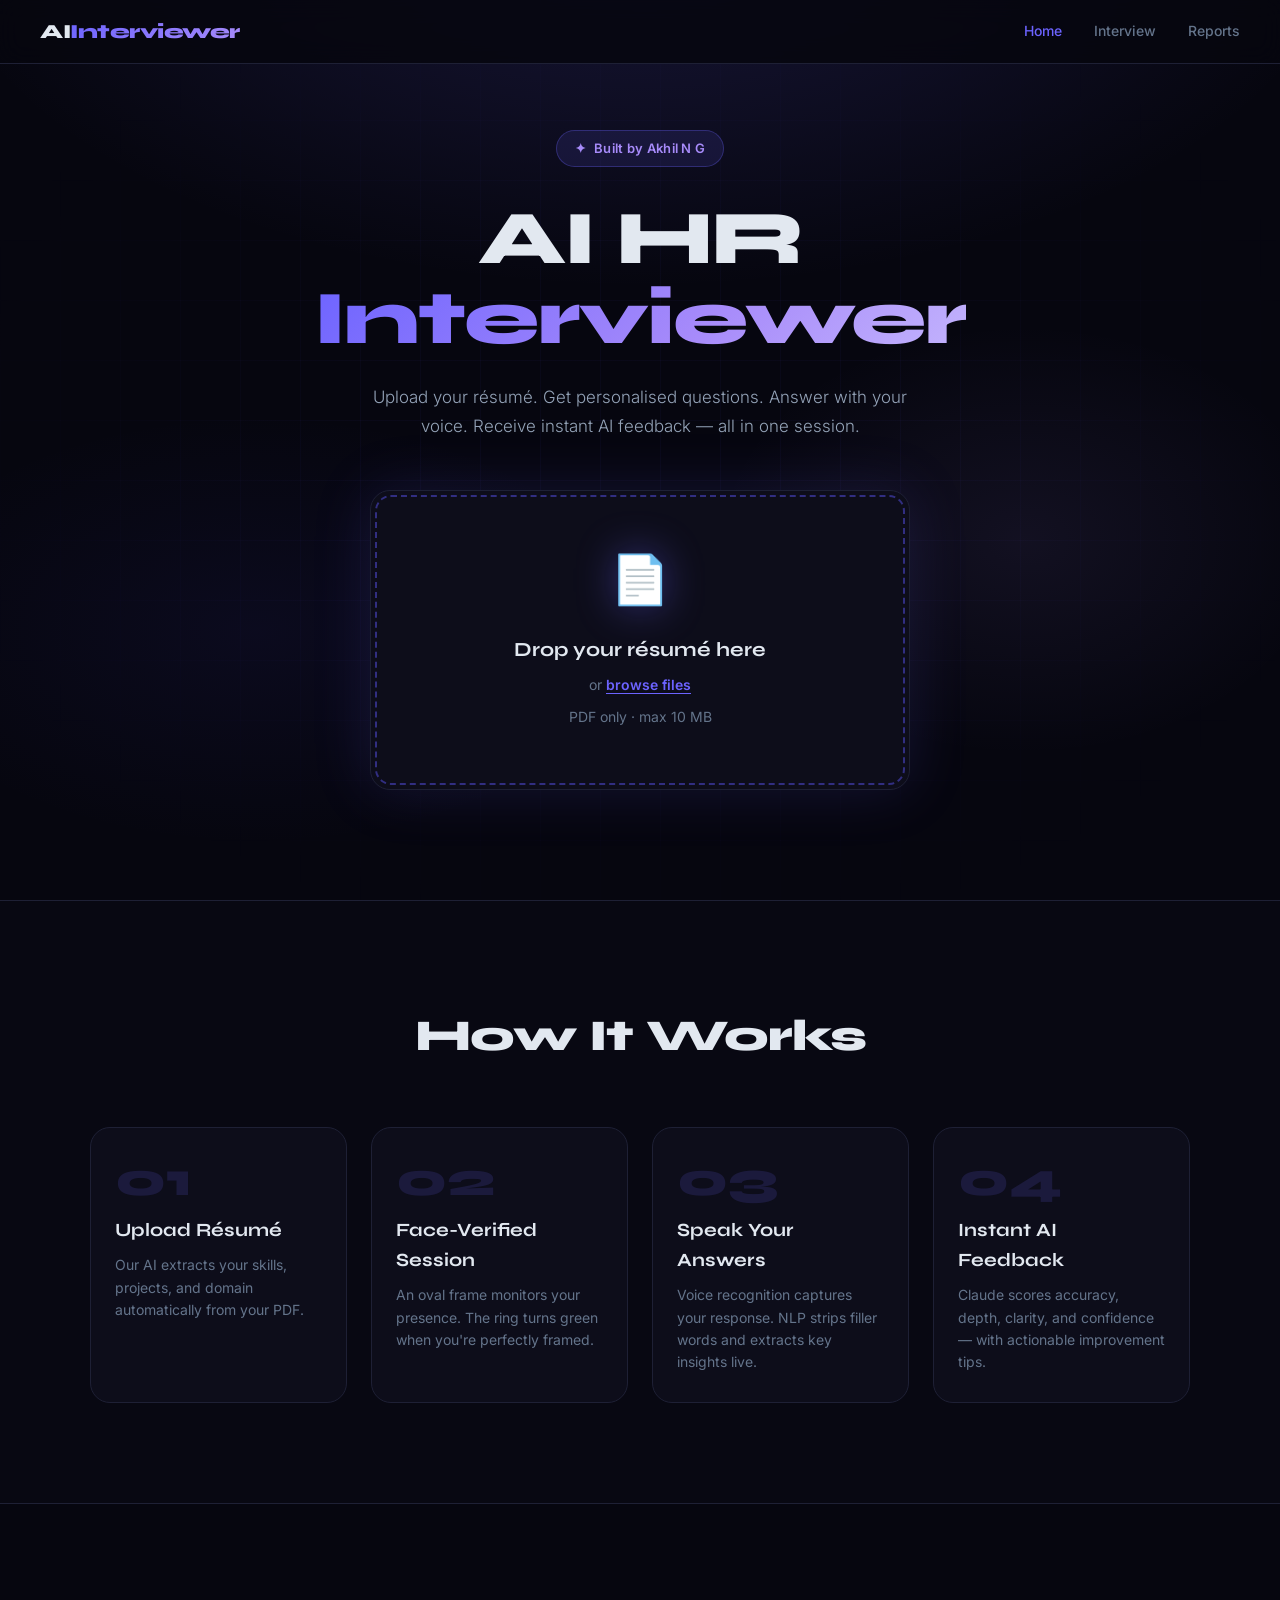
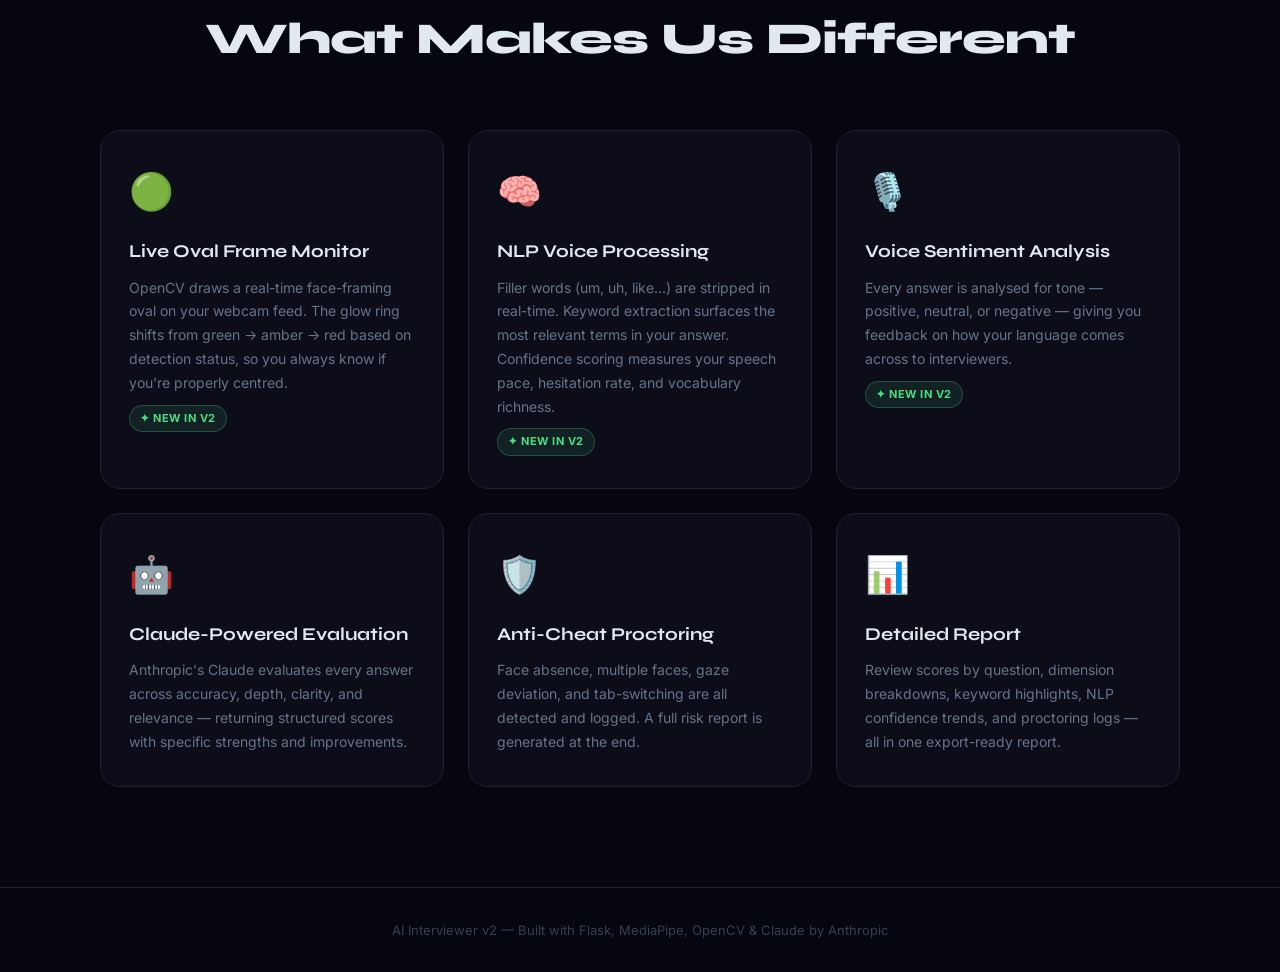
<file: templates/index.html>
<!DOCTYPE html>
<html lang="en">
<head>
  <meta charset="UTF-8" />
  <meta name="viewport" content="width=device-width, initial-scale=1.0" />
  <title>AI Interviewer — Smart Interview Practice</title>
  <link rel="stylesheet" href="/static/css/style.css" />
  <link rel="preconnect" href="https://fonts.googleapis.com" />
  <link href="https://fonts.googleapis.com/css2?family=Syne:wght@400;600;700;800&family=Inter:wght@300;400;500&display=swap" rel="stylesheet" />
  <style>
    /* ── v2 additions for index page ── */
    .feature-card {
      background: var(--bg-card);
      border: 1px solid var(--border);
      border-radius: var(--radius-lg);
      padding: 32px 28px;
      transition: border-color .25s, transform .25s;
    }
    .feature-card:hover {
      border-color: var(--accent);
      transform: translateY(-4px);
    }
    .feature-icon {
      font-size: 36px;
      margin-bottom: 16px;
      display: block;
    }
    .feature-card h3 {
      font-family: var(--font-head);
      font-size: 18px;
      font-weight: 700;
      color: var(--text);
      margin-bottom: 10px;
    }
    .feature-card p {
      color: var(--text-muted);
      font-size: 14px;
      line-height: 1.7;
    }
    .pill-badge {
      display: inline-flex;
      align-items: center;
      gap: 6px;
      background: rgba(74,222,128,.1);
      border: 1px solid rgba(74,222,128,.25);
      color: #4ade80;
      font-size: 11px;
      font-weight: 700;
      padding: 4px 10px;
      border-radius: 20px;
      letter-spacing: .5px;
      text-transform: uppercase;
      margin-top: 10px;
    }
    /* Oval preview graphic */
    .oval-demo-wrap {
      display: flex;
      justify-content: center;
      margin: 40px 0 60px;
    }
    .oval-demo {
      position: relative;
      width: 220px;
      height: 260px;
    }
    .oval-demo-bg {
      position: absolute;
      inset: 0;
      background: radial-gradient(ellipse at center, rgba(108,99,255,.12) 0%, transparent 70%);
      border-radius: 50%;
    }
    .oval-ring {
      position: absolute;
      border-radius: 50%;
      border: 2px solid transparent;
      animation: ovalPulse 2.2s ease-in-out infinite;
    }
    .oval-ring.green {
      inset: 0;
      border-color: #4ade80;
      box-shadow: 0 0 24px rgba(74,222,128,.35);
    }
    .oval-ring.glow1 {
      inset: -8px;
      border-color: rgba(74,222,128,.2);
      animation-delay: .2s;
    }
    .oval-ring.glow2 {
      inset: -16px;
      border-color: rgba(74,222,128,.08);
      animation-delay: .4s;
    }
    .oval-icon {
      position: absolute;
      inset: 0;
      display: flex;
      align-items: center;
      justify-content: center;
      font-size: 64px;
    }
    .oval-dot {
      position: absolute;
      bottom: -14px;
      left: 50%;
      transform: translateX(-50%);
      width: 14px; height: 14px;
      border-radius: 50%;
      background: #4ade80;
      box-shadow: 0 0 10px #4ade80;
      border: 2px solid rgba(255,255,255,.3);
    }
    @keyframes ovalPulse {
      0%,100% { opacity: .7; transform: scale(1); }
      50%      { opacity: 1;  transform: scale(1.03); }
    }
    /* Step cards */
    .step-card {
      background: var(--bg-card);
      border: 1px solid var(--border);
      border-radius: var(--radius-lg);
      padding: 28px 24px;
      position: relative;
    }
    .step-num {
      font-family: var(--font-head);
      font-size: 48px;
      font-weight: 800;
      color: rgba(108,99,255,.15);
      line-height: 1;
      margin-bottom: 12px;
    }
    .step-card h3 {
      font-family: var(--font-head);
      font-weight: 700;
      color: var(--text);
      margin-bottom: 8px;
    }
    .step-card p { color: var(--text-muted); font-size: 14px; line-height: 1.6; }
    /* Nav active state */
    .nav-links a.active { color: var(--accent); }
  </style>
</head>
<body>

  <!-- ── NAVBAR ──────────────────────────────────── -->
  <nav class="navbar" role="navigation" aria-label="Main navigation">
    <div class="nav-logo">AI<span>Interviewer</span></div>
    <div class="nav-links">
      <a href="/" class="active" aria-current="page">Home</a>
      <a href="/interview">Interview</a>
      <a href="/report">Reports</a>
    </div>
  </nav>

  <!-- ── HERO ────────────────────────────────────── -->
  <section class="hero" aria-labelledby="hero-heading">
    <div class="hero-bg" aria-hidden="true"></div>

    <div class="hero-content">
      <div class="hero-badge" role="note">
        <span>✦</span> Built by Akhil N G
      </div>

      <h1 id="hero-heading">
        AI HR <br /><span class="gradient-text">Interviewer</span>
      </h1>

      <p class="hero-sub">
        Upload your résumé. Get personalised questions. Answer with your voice.
        Receive instant AI feedback — all in one session.
      </p>

    
      <!-- ── Upload Card ── -->
      <div class="upload-card" role="region" aria-label="Resume upload">
        <!-- Drop zone -->
        <div class="upload-zone" id="dropZone" role="button"
             aria-label="Drop PDF here or click to browse" tabindex="0">
          <span class="upload-icon" aria-hidden="true">📄</span>
          <h3>Drop your résumé here</h3>
          <p>or <span class="upload-link">browse files</span></p>
          <p class="upload-hint">PDF only · max 10 MB</p>
          <input type="file" id="fileInput" accept=".pdf"
                 style="display:none" aria-label="Upload PDF résumé" />
        </div>

        <!-- Progress -->
        <div class="upload-progress" id="uploadProgress" style="display:none"
             role="status" aria-live="polite">
          <div class="progress-bar-wrap" aria-hidden="true">
            <div class="progress-bar-fill" id="progressFill"></div>
          </div>
          <p class="progress-label" id="progressLabel">Uploading résumé…</p>
        </div>

        <!-- Result -->
        <div class="analysis-result" id="analysisResult" style="display:none"
             role="region" aria-label="Analysis result">
          <div class="result-header">
            <div class="result-avatar" aria-hidden="true">🧑</div>
            <div>
              <div class="result-name" id="resultName">Candidate</div>
              <div class="result-domain" id="resultDomain">Domain</div>
            </div>
          </div>
          <div class="result-tags" id="resultTags" aria-label="Detected skills"></div>
          <button class="start-btn" id="startBtn" aria-label="Start interview">
            Start Interview →
          </button>
        </div>
      </div>
    </div>
  </section>

  <!-- ── HOW IT WORKS ────────────────────────────── -->
  <section class="dark-section" aria-labelledby="steps-heading">
    <div style="max-width:1100px;margin:0 auto">
      <h2 class="section-title" id="steps-heading">How It Works</h2>
      <div class="steps-grid">
        <div class="step-card">
          <div class="step-num">01</div>
          <h3>Upload Résumé</h3>
          <p>Our AI extracts your skills, projects, and domain automatically from your PDF.</p>
        </div>
        <div class="step-card">
          <div class="step-num">02</div>
          <h3>Face-Verified Session</h3>
          <p>An oval frame monitors your presence. The ring turns green when you're perfectly framed.</p>
        </div>
        <div class="step-card">
          <div class="step-num">03</div>
          <h3>Speak Your Answers</h3>
          <p>Voice recognition captures your response. NLP strips filler words and extracts key insights live.</p>
        </div>
        <div class="step-card">
          <div class="step-num">04</div>
          <h3>Instant AI Feedback</h3>
          <p>Claude scores accuracy, depth, clarity, and confidence — with actionable improvement tips.</p>
        </div>
      </div>
    </div>
  </section>

  <!-- ── FEATURES ────────────────────────────────── -->
  <section class="section" aria-labelledby="features-heading">
    <h2 class="section-title" id="features-heading">What Makes Us Different</h2>
    <div class="features-grid">

      <div class="feature-card">
        <span class="feature-icon" aria-hidden="true">🟢</span>
        <h3>Live Oval Frame Monitor</h3>
        <p>
          OpenCV draws a real-time face-framing oval on your webcam feed.
          The glow ring shifts from green → amber → red based on detection status,
          so you always know if you're properly centred.
        </p>
        <span class="pill-badge">✦ New in v2</span>
      </div>

      <div class="feature-card">
        <span class="feature-icon" aria-hidden="true">🧠</span>
        <h3>NLP Voice Processing</h3>
        <p>
          Filler words (um, uh, like…) are stripped in real-time.
          Keyword extraction surfaces the most relevant terms in your answer.
          Confidence scoring measures your speech pace, hesitation rate, and vocabulary richness.
        </p>
        <span class="pill-badge">✦ New in v2</span>
      </div>

      <div class="feature-card">
        <span class="feature-icon" aria-hidden="true">🎙️</span>
        <h3>Voice Sentiment Analysis</h3>
        <p>
          Every answer is analysed for tone — positive, neutral, or negative —
          giving you feedback on how your language comes across to interviewers.
        </p>
        <span class="pill-badge">✦ New in v2</span>
      </div>

      <div class="feature-card">
        <span class="feature-icon" aria-hidden="true">🤖</span>
        <h3>Claude-Powered Evaluation</h3>
        <p>
          Anthropic's Claude evaluates every answer across accuracy, depth, clarity,
          and relevance — returning structured scores with specific strengths and improvements.
        </p>
      </div>

      <div class="feature-card">
        <span class="feature-icon" aria-hidden="true">🛡️</span>
        <h3>Anti-Cheat Proctoring</h3>
        <p>
          Face absence, multiple faces, gaze deviation, and tab-switching are
          all detected and logged. A full risk report is generated at the end.
        </p>
      </div>

      <div class="feature-card">
        <span class="feature-icon" aria-hidden="true">📊</span>
        <h3>Detailed Report</h3>
        <p>
          Review scores by question, dimension breakdowns, keyword highlights,
          NLP confidence trends, and proctoring logs — all in one export-ready report.
        </p>
      </div>

    </div>
  </section>

  <!-- ── FOOTER ───────────────────────────────────── -->
  <footer class="footer" role="contentinfo">
    <p>AI Interviewer v2 — Built with Flask, MediaPipe, OpenCV &amp; Claude by Anthropic</p>
  </footer>

  <script src="/static/js/upload.js"></script>
</body>
</html>
</file>
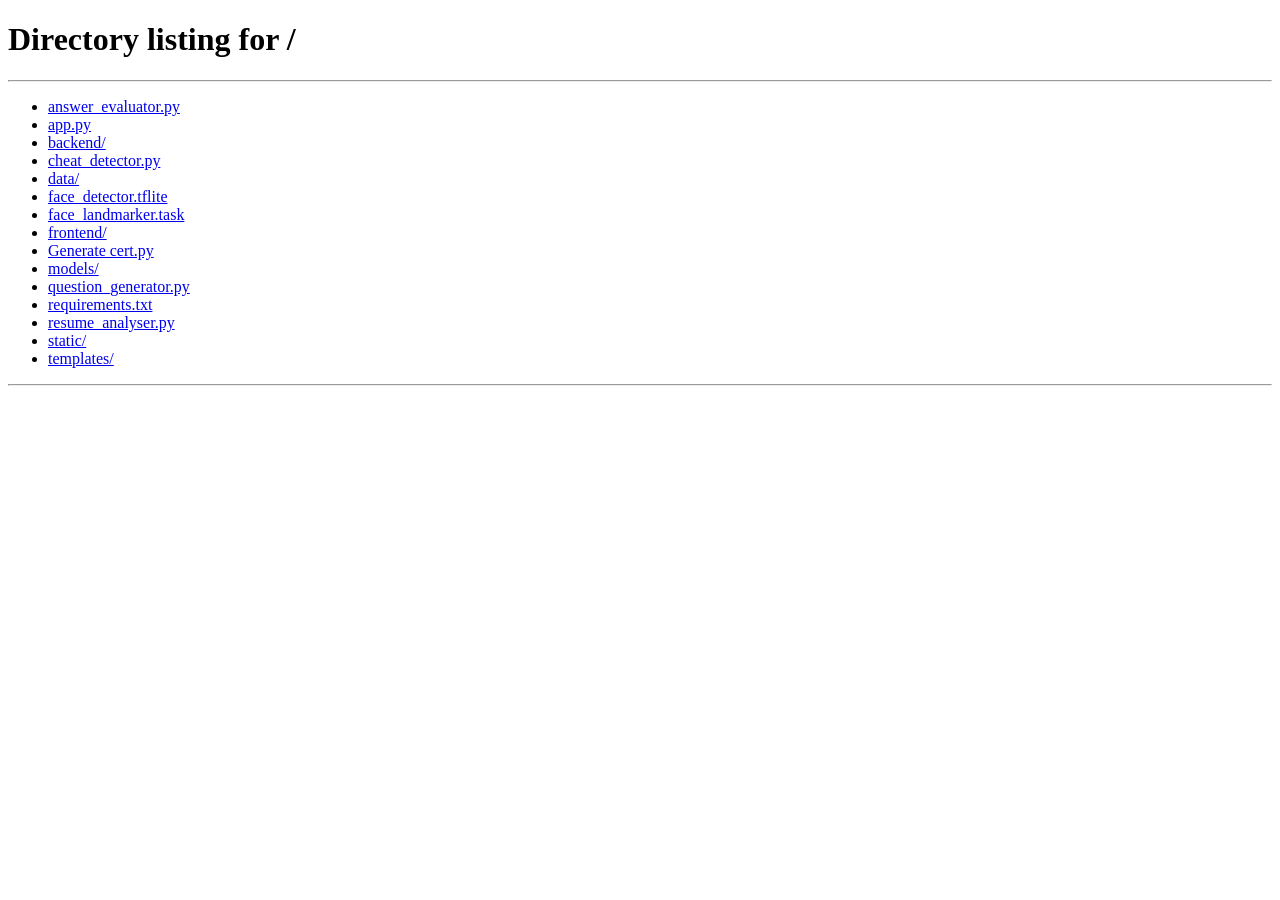
<file: templates/interview.html>
<!DOCTYPE html>
<html lang="en">
<head>
  <meta charset="UTF-8" />
  <meta name="viewport" content="width=device-width, initial-scale=1.0" />
  <title>Interview — AI Interviewer</title>
  <link rel="stylesheet" href="/static/css/style.css" />
  <link rel="preconnect" href="https://fonts.googleapis.com" />
  <link href="https://fonts.googleapis.com/css2?family=Syne:wght@400;600;700;800&family=Inter:wght@300;400;500&display=swap" rel="stylesheet" />
  <style>
    body { background: var(--bg); }

    .interview-wrap {
      display: grid;
      grid-template-columns: 340px 1fr;
      gap: 24px;
      max-width: 1160px;
      margin: 84px auto 40px;
      padding: 0 24px;
      align-items: start;
    }

    .camera-panel { position: sticky; top: 80px; }

    .camera-box {
      background: var(--bg-card);
      border: 1px solid var(--border);
      border-radius: var(--radius-lg);
      overflow: hidden;
      position: relative;
    }
    .camera-box canvas,
    .camera-box video {
      width: 100%;
      display: block;
      aspect-ratio: 4/3;
      object-fit: cover;
    }
    #webcam-video { display: none; }

    #webcam-overlay {
      position: absolute;
      inset: 0;
      width: 100%;
      height: 100%;
      object-fit: cover;
      pointer-events: none;
    }

    .camera-status {
      padding: 10px 14px;
      font-size: 12px;
      font-weight: 600;
      letter-spacing: .3px;
      color: #4ade80;
      border-top: 1px solid var(--border);
      display: flex;
      align-items: center;
      gap: 8px;
    }
    #camera-status-badge { flex: 1; transition: color .3s; }

    .cheat-log {
      margin-top: 12px;
      background: var(--bg-card);
      border: 1px solid var(--border);
      border-radius: var(--radius-md);
      padding: 14px;
      max-height: 130px;
      overflow-y: auto;
    }
    .cheat-log h4 {
      font-size: 11px;
      font-weight: 700;
      color: var(--text-muted);
      text-transform: uppercase;
      letter-spacing: .5px;
      margin-bottom: 8px;
    }
    .cheat-item {
      font-size: 11px;
      color: var(--text-muted);
      padding: 3px 0;
      border-bottom: 1px solid rgba(255,255,255,.04);
      display: flex;
      align-items: center;
      gap: 6px;
    }
    .cheat-item:last-child { border-bottom: none; }
    .cheat-dot { width: 6px; height: 6px; border-radius: 50%; flex-shrink: 0; }
    .cheat-dot.high   { background: #f87171; }
    .cheat-dot.medium { background: #fbbf24; }
    .cheat-dot.low    { background: #4ade80; }

    .qa-panel { display: flex; flex-direction: column; gap: 20px; }

    .progress-header {
      display: flex;
      align-items: center;
      justify-content: space-between;
      background: var(--bg-card);
      border: 1px solid var(--border);
      border-radius: var(--radius-md);
      padding: 16px 20px;
    }
    .progress-header h2 {
      font-family: var(--font-head);
      font-size: 15px;
      font-weight: 700;
      color: var(--text);
    }
    .q-counter { font-size: 13px; color: var(--accent); font-weight: 600; }
    .q-progress-bar {
      height: 4px;
      background: var(--border);
      border-radius: 4px;
      margin-top: 10px;
      overflow: hidden;
    }
    .q-progress-fill {
      height: 100%;
      background: linear-gradient(90deg, var(--accent), var(--accent-2));
      border-radius: 4px;
      transition: width .4s ease;
    }

    .question-card {
      background: var(--bg-card);
      border: 1px solid var(--border);
      border-radius: var(--radius-lg);
      padding: 28px;
    }
    .question-label {
      font-size: 11px;
      font-weight: 700;
      color: var(--accent);
      text-transform: uppercase;
      letter-spacing: .8px;
      margin-bottom: 12px;
    }
    #question-text {
      font-family: var(--font-head);
      font-size: 20px;
      font-weight: 700;
      color: var(--text);
      line-height: 1.4;
    }

    .voice-section {
      background: var(--bg-card);
      border: 1px solid var(--border);
      border-radius: var(--radius-lg);
      padding: 22px 24px;
    }
    .voice-row { display: flex; align-items: center; gap: 14px; margin-bottom: 14px; }

    #mic-btn {
      width: 48px; height: 48px;
      border-radius: 50%;
      border: 2px solid var(--border-glow);
      background: rgba(108,99,255,.08);
      cursor: pointer;
      font-size: 20px;
      transition: all .2s;
      flex-shrink: 0;
    }
    #mic-btn:hover { border-color: var(--accent); background: rgba(108,99,255,.15); }
    #mic-btn.listening {
      border-color: #f87171;
      background: rgba(239,68,68,.15);
      animation: micPulse 1.2s ease-in-out infinite;
    }
    @keyframes micPulse {
      0%,100% { box-shadow: 0 0 0 0 rgba(239,68,68,.3); }
      50%      { box-shadow: 0 0 0 10px rgba(239,68,68,0); }
    }

    #voice-display {
      flex: 1;
      display: flex;
      align-items: center;
      gap: 10px;
      color: var(--text-muted);
      font-size: 13px;
      min-height: 28px;
    }
    .waveform { display: flex; align-items: center; gap: 3px; }
    .wave-bar {
      width: 3px;
      background: var(--accent);
      border-radius: 3px;
      animation: waveBounce .8s ease-in-out infinite alternate;
    }
    .wave-bar:nth-child(1) { height: 12px; animation-delay: 0s; }
    .wave-bar:nth-child(2) { height: 20px; animation-delay: .1s; }
    .wave-bar:nth-child(3) { height: 16px; animation-delay: .2s; }
    .wave-bar:nth-child(4) { height: 22px; animation-delay: .15s; }
    .wave-bar:nth-child(5) { height: 10px; animation-delay: .05s; }
    @keyframes waveBounce { from { transform: scaleY(1); } to { transform: scaleY(2.5); } }

    #nlp-badge { font-family: var(--font-body); }

    #answer-text {
      width: 100%;
      min-height: 110px;
      background: rgba(108,99,255,.04);
      border: 1px solid var(--border);
      border-radius: var(--radius-sm);
      color: var(--text);
      font-family: var(--font-body);
      font-size: 14px;
      padding: 14px;
      resize: vertical;
      transition: border-color .2s;
      box-sizing: border-box;
    }
    #answer-text:focus { outline: none; border-color: var(--accent); }

    .action-row { display: flex; gap: 12px; }

    .btn-primary {
      flex: 1;
      background: linear-gradient(135deg, var(--accent), #4f46e5);
      color: #fff;
      border: none;
      padding: 14px 24px;
      border-radius: var(--radius-md);
      font-family: var(--font-head);
      font-size: 15px;
      font-weight: 700;
      cursor: pointer;
      transition: all .2s;
      box-shadow: 0 6px 24px rgba(108,99,255,.3);
    }
    .btn-primary:hover { transform: translateY(-2px); box-shadow: 0 10px 32px rgba(108,99,255,.45); }
    .btn-primary:disabled { opacity: .5; cursor: not-allowed; transform: none; box-shadow: none; }

    .btn-secondary {
      background: transparent;
      color: var(--text-muted);
      border: 1px solid var(--border);
      padding: 14px 20px;
      border-radius: var(--radius-md);
      font-size: 14px;
      font-weight: 600;
      cursor: pointer;
      transition: all .2s;
    }
    .btn-secondary:hover { border-color: var(--accent); color: var(--accent); }
    .btn-secondary:disabled { opacity: .4; cursor: not-allowed; }

    .feedback-card {
      background: var(--bg-card);
      border: 1px solid var(--border);
      border-radius: var(--radius-lg);
      padding: 24px;
      animation: fadeIn .4s ease;
    }
    @keyframes fadeIn { from { opacity: 0; transform: translateY(8px); } to { opacity:1; transform: translateY(0); } }

    .score-row { display: flex; align-items: center; gap: 20px; margin-bottom: 20px; }
    .score-circle {
      width: 72px; height: 72px;
      border-radius: 50%;
      display: flex;
      align-items: center;
      justify-content: center;
      font-family: var(--font-head);
      font-size: 22px;
      font-weight: 800;
      flex-shrink: 0;
      position: relative;
    }
    .score-circle::before {
      content: '';
      position: absolute;
      inset: 0;
      border-radius: 50%;
      border: 3px solid currentColor;
      opacity: .3;
    }
    .score-feedback { color: var(--text-sub); font-size: 14px; line-height: 1.6; }

    .dim-grid { display: grid; grid-template-columns: repeat(2, 1fr); gap: 10px; margin-top: 16px; }
    .dim-item { font-size: 12px; color: var(--text-muted); }
    .dim-label { display: flex; justify-content: space-between; margin-bottom: 4px; }
    .dim-bar { height: 4px; background: var(--border); border-radius: 4px; overflow: hidden; }
    .dim-fill {
      height: 100%;
      background: linear-gradient(90deg, var(--accent), var(--accent-2));
      border-radius: 4px;
      transition: width .6s ease;
    }

    @media (max-width: 860px) {
      .interview-wrap { grid-template-columns: 1fr; margin-top: 74px; }
      .camera-panel { position: static; }
      .dim-grid { grid-template-columns: 1fr; }
    }
  </style>
</head>
<body>

  <nav class="navbar" role="navigation" aria-label="Main navigation">
    <div class="nav-logo">AI<span>Interviewer</span></div>
    <div class="nav-links">
      <a href="/">Home</a>
      <a href="/interview" class="active" aria-current="page">Interview</a>
      <a href="/report">Reports</a>
    </div>
  </nav>

  <main class="interview-wrap" id="app" role="main">

    <aside class="camera-panel" aria-label="Camera monitoring">
      <div class="camera-box">
        <video id="webcam-video" autoplay muted playsinline aria-hidden="true"></video>
        <canvas id="webcam-canvas" aria-label="Live webcam with face tracking overlay"></canvas>
        <img id="webcam-overlay" style="display:none;" alt="" aria-hidden="true" />
        <div class="camera-status">
          <span id="camera-status-badge" role="status" aria-live="polite">
            🟡 Initialising camera…
          </span>
        </div>
      </div>

      <div class="cheat-log" aria-label="Proctoring log" role="log" aria-live="polite">
        <h4>Proctoring Log</h4>
        <div id="cheat-log-list">
          <div class="cheat-item">
            <div class="cheat-dot low"></div>
            <span>Waiting for session to start…</span>
          </div>
        </div>
      </div>
    </aside>

    <section class="qa-panel" aria-label="Interview questions and answers">

      <div class="progress-header">
        <h2 id="interview-title">Interview Session</h2>
        <span class="q-counter" id="q-counter" aria-live="polite">Question 1 of 18</span>
        <div class="q-progress-bar" aria-hidden="true">
          <div class="q-progress-fill" id="q-progress-fill" style="width:10%"></div>
        </div>
      </div>

      <div class="question-card">
        <div class="question-label">Question</div>
        <p id="question-text" role="heading" aria-level="3">
          Loading your personalised questions…
        </p>
      </div>

      <div class="voice-section" aria-label="Voice answer input">
        <div class="voice-row">
          <button id="mic-btn" title="Start Recording" aria-label="Start voice recording">🎤</button>
          <div id="voice-display" aria-live="polite">
            <span id="voice-text">Click mic or type answer…</span>
          </div>
        </div>

        <textarea id="answer-text"
                  placeholder="Your answer appears here as you speak, or type manually…"
                  aria-label="Your answer"></textarea>

        <div class="action-row" style="margin-top:14px">
          <button class="btn-secondary" id="skip-btn" disabled aria-label="Skip this question">Skip</button>
          <button class="btn-primary"   id="submit-btn" disabled aria-label="Submit answer">Submit Answer →</button>
        </div>
      </div>

      <div class="feedback-card" id="feedback-card" style="display:none;"
           aria-live="polite" role="region" aria-label="AI feedback">
        <div class="score-row">
          <div class="score-circle" id="score-circle" style="color:#6c63ff;background:rgba(108,99,255,.1)">
            <span id="score-num">—</span>
          </div>
          <div>
            <div style="font-weight:700;color:var(--text);margin-bottom:4px">AI Feedback</div>
            <div class="score-feedback" id="score-feedback">Evaluating your answer…</div>
          </div>
        </div>
        <div class="dim-grid" id="dim-grid"></div>
        <div class="action-row" style="margin-top:20px">
          <button class="btn-primary" id="next-btn">Next Question →</button>
        </div>
      </div>

    </section>
  </main>

  <!-- ── Scripts: NO defer — placed at bottom of body so DOM is ready ── -->
  <script src="/static/js/speech.js"></script>
  <script src="/static/js/camera.js"></script>
  <script src="/static/js/interview.js"></script>

  <!-- ── Init camera + speech AFTER everything is loaded ── -->
  <script>
    window.addEventListener('load', function () {

      // ── Camera init ──────────────────────────────────────────
      if (typeof CameraModule !== 'undefined') {

        var videoEl   = document.getElementById('webcam-video');
        var canvasEl  = document.getElementById('webcam-canvas');
        var overlayEl = document.getElementById('webcam-overlay');

        if (videoEl && canvasEl) {
          CameraModule.init({
            videoEl      : videoEl,
            canvasEl     : canvasEl,
            overlayImgEl : overlayEl,
          }).then(function (ok) {
            if (ok) {
              console.log('[Camera] ✅ Initialised');
              document.getElementById('camera-status-badge').textContent = '🟡 Detecting face…';
            } else {
              console.error('[Camera] ❌ Failed to initialise');
              document.getElementById('camera-status-badge').textContent = '❌ Camera failed';
            }
          }).catch(function (e) {
            console.error('[Camera] Error:', e.message);
            document.getElementById('camera-status-badge').textContent = '❌ ' + e.message;
          });
        } else {
          console.error('[Camera] webcam-video or webcam-canvas element not found');
        }

      } else {
        console.error('[Camera] CameraModule not loaded — check camera.js path');
      }

      // ── Speech init ──────────────────────────────────────────
      if (typeof SpeechModule !== 'undefined') {

        var speechOk = SpeechModule.init();

        if (speechOk) {
          console.log('[Speech] ✅ Initialised');
        } else {
          console.warn('[Speech] ❌ Not supported — use Chrome or Edge');
        }

        // Pipe transcript into answer textarea in real time
        SpeechModule.onResult(function (result) {
          var ta = document.getElementById('answer-text');
          if (ta) ta.value = result.clean || result.full || '';
        });

        // Wire mic button
        var micBtn = document.getElementById('mic-btn');
        if (micBtn) {
          micBtn.onclick = function () {
            SpeechModule.toggleListening();
          };
        }

      } else {
        console.error('[Speech] SpeechModule not loaded — check speech.js path');
      }

    });
  </script>

</body>
</html>
</file>
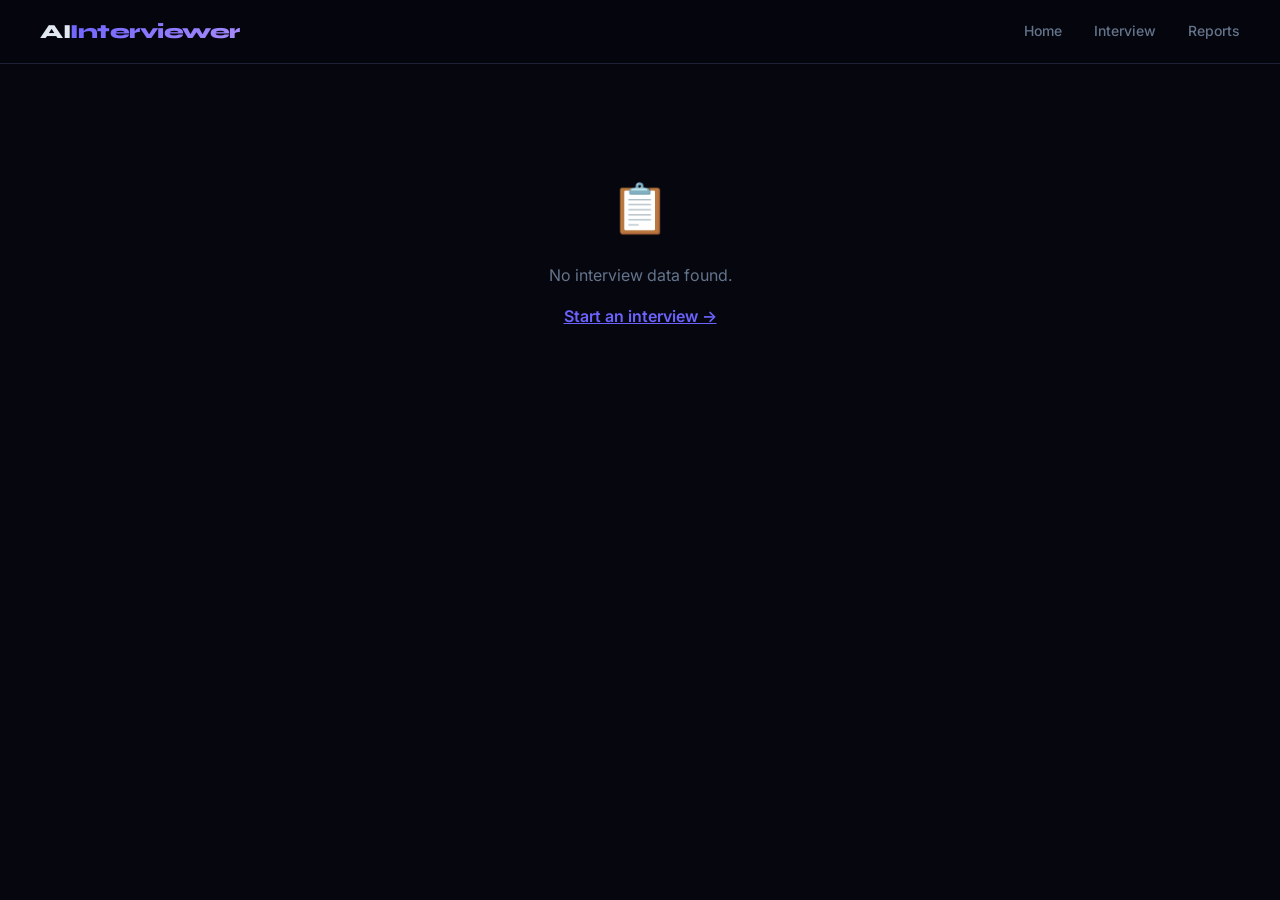
<file: templates/report.html>
<!DOCTYPE html>
<html lang="en">
<head>
  <meta charset="UTF-8" />
  <meta name="viewport" content="width=device-width, initial-scale=1.0" />
  <title>Interview Report — AI Interviewer</title>
  <link rel="stylesheet" href="/static/css/style.css" />
  <link rel="preconnect" href="https://fonts.googleapis.com" />
  <link href="https://fonts.googleapis.com/css2?family=Syne:wght@400;600;700;800&family=Inter:wght@300;400;500&display=swap" rel="stylesheet" />
  <style>
    body { background: var(--bg); }

    .report-wrap {
      max-width: 960px;
      margin: 90px auto 60px;
      padding: 0 24px;
    }

    .report-header {
      display: flex;
      align-items: center;
      justify-content: space-between;
      flex-wrap: wrap;
      gap: 16px;
      margin-bottom: 36px;
    }
    .report-title {
      font-family: var(--font-head);
      font-size: 32px;
      font-weight: 800;
      letter-spacing: -1px;
      color: var(--text);
    }
    .report-title span { color: var(--accent); }
    .report-meta { font-size: 13px; color: var(--text-muted); margin-top: 4px; }
    .export-btn {
      background: transparent;
      border: 1px solid var(--border-glow);
      color: var(--accent);
      padding: 10px 20px;
      border-radius: var(--radius-sm);
      font-size: 13px;
      font-weight: 600;
      cursor: pointer;
      transition: all .2s;
    }
    .export-btn:hover { background: rgba(108,99,255,.08); border-color: var(--accent); }

    .score-summary {
      display: grid;
      grid-template-columns: repeat(auto-fit, minmax(150px, 1fr));
      gap: 16px;
      margin-bottom: 32px;
    }
    .score-tile {
      background: var(--bg-card);
      border: 1px solid var(--border);
      border-radius: var(--radius-md);
      padding: 22px 18px;
      text-align: center;
      transition: border-color .2s;
    }
    .score-tile:hover { border-color: var(--accent); }
    .score-tile-num {
      font-family: var(--font-head);
      font-size: 36px;
      font-weight: 800;
      line-height: 1;
      margin-bottom: 6px;
    }
    .score-tile-label {
      font-size: 12px;
      color: var(--text-muted);
      text-transform: uppercase;
      letter-spacing: .6px;
      font-weight: 600;
    }

    .report-card {
      background: var(--bg-card);
      border: 1px solid var(--border);
      border-radius: var(--radius-lg);
      padding: 28px;
      margin-bottom: 24px;
    }
    .card-title {
      font-family: var(--font-head);
      font-size: 17px;
      font-weight: 700;
      color: var(--text);
      margin-bottom: 20px;
      display: flex;
      align-items: center;
      gap: 10px;
    }

    .dim-row { display: flex; align-items: center; gap: 14px; margin-bottom: 14px; }
    .dim-row-label { width: 120px; font-size: 13px; color: var(--text-muted); flex-shrink: 0; }
    .dim-bar-wrap { flex: 1; height: 8px; background: var(--border); border-radius: 8px; overflow: hidden; }
    .dim-bar-fill {
      height: 100%;
      border-radius: 8px;
      background: linear-gradient(90deg, var(--accent), var(--accent-2));
      transition: width .8s ease;
    }
    .dim-bar-score { width: 36px; text-align: right; font-size: 13px; font-weight: 700; color: var(--accent-2); flex-shrink: 0; }

    .nlp-grid {
      display: grid;
      grid-template-columns: repeat(auto-fit, minmax(200px, 1fr));
      gap: 16px;
      margin-bottom: 20px;
    }
    .nlp-tile {
      background: rgba(108,99,255,.06);
      border: 1px solid rgba(108,99,255,.15);
      border-radius: var(--radius-md);
      padding: 18px;
    }
    .nlp-tile-label { font-size: 11px; font-weight: 700; color: var(--text-muted); text-transform: uppercase; letter-spacing: .6px; margin-bottom: 8px; }
    .nlp-tile-value { font-family: var(--font-head); font-size: 28px; font-weight: 800; line-height: 1; }
    .nlp-tile-sub { font-size: 11px; color: var(--text-muted); margin-top: 4px; }

    .keyword-cloud { display: flex; flex-wrap: wrap; gap: 10px; margin-top: 16px; }
    .kw-tag {
      background: rgba(167,139,250,.1);
      border: 1px solid rgba(167,139,250,.25);
      color: var(--accent-2);
      padding: 5px 14px;
      border-radius: 20px;
      font-size: 13px;
      font-weight: 600;
      transition: background .2s;
    }
    .kw-tag:hover { background: rgba(167,139,250,.2); }
    .kw-tag.big   { font-size: 15px; padding: 6px 18px; }
    .kw-tag.small { font-size: 11px; padding: 4px 10px; opacity: .75; }

    .sentiment-bar-wrap {
      height: 10px;
      background: linear-gradient(90deg, #f87171, #94a3b8 50%, #4ade80);
      border-radius: 10px;
      position: relative;
      margin: 12px 0 6px;
    }
    .sentiment-needle {
      position: absolute;
      top: -4px;
      width: 18px; height: 18px;
      border-radius: 50%;
      background: #fff;
      border: 3px solid var(--accent);
      transform: translateX(-50%);
      transition: left .6s ease;
      box-shadow: 0 0 8px rgba(108,99,255,.5);
    }
    .sentiment-labels { display: flex; justify-content: space-between; font-size: 11px; color: var(--text-muted); }

    .qa-item { border: 1px solid var(--border); border-radius: var(--radius-md); overflow: hidden; margin-bottom: 14px; }
    .qa-q {
      background: rgba(108,99,255,.06);
      padding: 14px 18px;
      font-weight: 600;
      font-size: 14px;
      color: var(--text);
      display: flex;
      justify-content: space-between;
      align-items: center;
      cursor: pointer;
      user-select: none;
    }
    .qa-score-badge {
      font-family: var(--font-head);
      font-size: 16px;
      font-weight: 800;
      padding: 2px 10px;
      border-radius: 20px;
      background: rgba(108,99,255,.15);
      white-space: nowrap;
      margin-left: 12px;
      flex-shrink: 0;
    }
    .qa-a {
      padding: 14px 18px;
      font-size: 13px;
      color: var(--text-sub);
      line-height: 1.7;
      display: none;
      border-top: 1px solid var(--border);
    }
    .qa-item.open .qa-a { display: block; }
    .qa-feedback {
      margin-top: 10px;
      padding: 10px 14px;
      background: rgba(108,99,255,.05);
      border-radius: 8px;
      font-size: 12px;
      color: var(--accent-2);
      line-height: 1.6;
    }
    .qa-keywords { margin-top: 8px; display: flex; flex-wrap: wrap; gap: 6px; }

    .risk-badge {
      display: inline-flex;
      align-items: center;
      gap: 8px;
      padding: 8px 18px;
      border-radius: 24px;
      font-weight: 700;
      font-size: 14px;
      font-family: var(--font-head);
    }
    .risk-low    { background: rgba(74,222,128,.1);  border: 1px solid rgba(74,222,128,.3);  color: #4ade80; }
    .risk-medium { background: rgba(251,191,36,.1);  border: 1px solid rgba(251,191,36,.3);  color: #fbbf24; }
    .risk-high   { background: rgba(239,68,68,.1);   border: 1px solid rgba(239,68,68,.3);   color: #f87171; }

    .proctor-events { margin-top: 16px; display: flex; flex-direction: column; gap: 8px; }
    .proctor-event {
      display: flex;
      align-items: center;
      gap: 10px;
      padding: 10px 14px;
      border-radius: 8px;
      font-size: 13px;
      color: var(--text-muted);
      background: rgba(255,255,255,.02);
      border: 1px solid var(--border);
    }
    .proctor-event .dot { width: 8px; height: 8px; border-radius: 50%; flex-shrink: 0; }

    .report-loading { text-align: center; padding: 80px 0; color: var(--text-muted); }
    .report-loading .spin {
      font-size: 48px;
      display: block;
      animation: spin 1.5s linear infinite;
      margin-bottom: 20px;
    }
    @keyframes spin { to { transform: rotate(360deg); } }

    .report-empty { text-align: center; padding: 80px 0; }
    .report-empty a { color: var(--accent); font-weight: 600; text-decoration: underline; }

    @media (max-width: 600px) {
      .score-summary { grid-template-columns: repeat(2,1fr); }
      .nlp-grid      { grid-template-columns: 1fr; }
    }
  </style>
</head>
<body>

  <nav class="navbar" role="navigation" aria-label="Main navigation">
    <div class="nav-logo">AI<span>Interviewer</span></div>
    <div class="nav-links">
      <a href="/">Home</a>
      <a href="/interview">Interview</a>
      <a href="/report" class="active" aria-current="page">Reports</a>
    </div>
  </nav>

  <main class="report-wrap" role="main" aria-label="Interview report">

    <div class="report-loading" id="report-loading" role="status" aria-live="polite">
      <span class="spin" aria-hidden="true">⟳</span>
      Loading your report…
    </div>

    <div class="report-empty" id="report-empty" style="display:none">
      <p style="font-size:48px;margin-bottom:16px">📋</p>
      <p style="color:var(--text-muted);margin-bottom:16px">No interview data found.</p>
      <a href="/">Start an interview →</a>
    </div>

    <div id="report-content" style="display:none">

      <div class="report-header">
        <div>
          <div class="report-title">Interview <span>Report</span></div>
          <div class="report-meta" id="report-meta">—</div>
        </div>
        <button class="export-btn" id="export-btn" aria-label="Export report as JSON">↓ Export JSON</button>
      </div>

      <div class="score-summary" role="region" aria-label="Score summary">
        <div class="score-tile">
          <div class="score-tile-num" id="tile-overall" style="color:var(--accent)">—</div>
          <div class="score-tile-label">Overall</div>
        </div>
        <div class="score-tile">
          <div class="score-tile-num" id="tile-technical" style="color:#4ade80">—</div>
          <div class="score-tile-label">Technical</div>
        </div>
        <div class="score-tile">
          <div class="score-tile-num" id="tile-communication" style="color:#fbbf24">—</div>
          <div class="score-tile-label">Communication</div>
        </div>
        <div class="score-tile">
          <div class="score-tile-num" id="tile-confidence" style="color:#a78bfa">—</div>
          <div class="score-tile-label">Confidence</div>
        </div>
        <div class="score-tile">
          <div class="score-tile-num" id="tile-depth" style="color:#38bdf8">—</div>
          <div class="score-tile-label">Depth</div>
        </div>
      </div>

      <div class="report-card" role="region" aria-label="Dimension breakdown">
        <div class="card-title">📊 Dimension Breakdown</div>
        <div id="dim-breakdown"></div>
      </div>

      <div class="report-card" role="region" aria-label="NLP voice insights">
        <div class="card-title">🧠 NLP Voice Insights</div>
        <div class="nlp-grid">
          <div class="nlp-tile">
            <div class="nlp-tile-label">Voice Confidence</div>
            <div class="nlp-tile-value" id="nlp-confidence" style="color:#4ade80">—</div>
            <div class="nlp-tile-sub">Based on pace, hesitation &amp; vocabulary</div>
          </div>
          <div class="nlp-tile">
            <div class="nlp-tile-label">Filler Words</div>
            <div class="nlp-tile-value" id="nlp-fillers" style="color:#fbbf24">—</div>
            <div class="nlp-tile-sub">um, uh, like… removed from transcript</div>
          </div>
          <div class="nlp-tile">
            <div class="nlp-tile-label">Avg WPM</div>
            <div class="nlp-tile-value" id="nlp-wpm" style="color:#a78bfa">—</div>
            <div class="nlp-tile-sub">110–160 is ideal for interviews</div>
          </div>
          <div class="nlp-tile">
            <div class="nlp-tile-label">Tone</div>
            <div class="nlp-tile-value" id="nlp-sentiment" style="color:#38bdf8">—</div>
            <div class="nlp-tile-sub">Overall sentiment across all answers</div>
          </div>
        </div>

        <div style="margin-bottom:8px;font-size:13px;color:var(--text-muted)">Sentiment Spectrum</div>
        <div class="sentiment-bar-wrap" aria-label="Sentiment gauge">
          <div class="sentiment-needle" id="sentiment-needle" style="left:50%"></div>
        </div>
        <div class="sentiment-labels">
          <span>Negative</span><span>Neutral</span><span>Positive</span>
        </div>

        <div style="margin-top:24px;margin-bottom:8px;font-size:13px;color:var(--text-muted)">
          Top Keywords Across All Answers
        </div>
        <div class="keyword-cloud" id="keyword-cloud" aria-label="Keyword cloud"></div>
      </div>

      <div class="report-card" role="region" aria-label="Question by question breakdown">
        <div class="card-title">🗂️ Question-by-Question Breakdown</div>
        <div id="qa-list"></div>
      </div>

      <div class="report-card" role="region" aria-label="Proctoring summary">
        <div class="card-title">🛡️ Proctoring Summary</div>
        <div id="risk-row" style="display:flex;align-items:center;gap:16px;flex-wrap:wrap;margin-bottom:16px">
          <span class="risk-badge risk-low" id="risk-badge">🟢 Low Risk</span>
          <span style="font-size:13px;color:var(--text-muted)" id="risk-desc">No significant integrity issues detected.</span>
        </div>
        <div class="proctor-events" id="proctor-events"></div>
      </div>

    </div>
  </main>

  <script>
  (function () {

    // ── Load report data ──────────────────────────────────────
    // Primary: sessionStorage (written by interview.js on finish)
    // Fallback: fetch from /get-report?report_id= (for direct URL access)

    async function loadReport() {

      let reportData = null;

      // Try sessionStorage first
      try {
        const raw = sessionStorage.getItem('interview_report');
        if (raw) reportData = JSON.parse(raw);
      } catch (_) {}

      // Fallback: fetch from backend using URL param
      if (!reportData) {
        const params   = new URLSearchParams(window.location.search);
        const reportId = params.get('report_id');
        if (reportId) {
          try {
            const resp = await fetch(`/get-report/${encodeURIComponent(reportId)}`);
            const json = await resp.json();
            if (json.success && json.report) reportData = json.report;
          } catch (_) {}
        }
      }

      document.getElementById('report-loading').style.display = 'none';

      // Guard: no data or empty evaluations
      if (
        !reportData ||
        (!reportData.evaluations || !reportData.evaluations.length) &&
        (!reportData.answers     || !reportData.answers.length)
      ) {
        document.getElementById('report-empty').style.display = 'block';
        return;
      }

      document.getElementById('report-content').style.display = 'block';
      renderReport(reportData);
    }

    // ── Render ────────────────────────────────────────────────

    function renderReport(reportData) {

      // Support both 'evaluations' and 'answers' key names
      const evals    = reportData.evaluations || reportData.answers || [];
      const scores   = reportData.scores   || {};
      const nlp      = reportData.nlp      || {};
      const proctor  = reportData.proctor  || {};
      const analysis = reportData.analysis || {};

      // ── Meta ─────────────────────────────────────────────────
      const date = new Date(reportData.timestamp || Date.now());
      document.getElementById('report-meta').textContent =
        `${analysis.name || 'Candidate'} · ${analysis.domain || 'General'} · ` +
        date.toLocaleDateString('en-IN', { dateStyle: 'medium' });

      // ── Score tiles ──────────────────────────────────────────
      const setTile = (id, val) => {
        const el = document.getElementById(id);
        if (el) el.textContent = (val !== undefined && val !== null) ? val : '—';
      };
      setTile('tile-overall',       scores.overall);
      setTile('tile-technical',     scores.technical);
      setTile('tile-communication', scores.communication);
      setTile('tile-confidence',    scores.confidence);
      setTile('tile-depth',         scores.problem_solving);

      // ── Dimension breakdown ──────────────────────────────────
      // Looks for lowercase keys first (as built by interview.js avgDimensions),
      // then falls back to scores.dimensions
      const dimDefs = [
        { label: 'Accuracy',  key: 'accuracy'  },
        { label: 'Depth',     key: 'depth'     },
        { label: 'Clarity',   key: 'clarity'   },
        { label: 'Relevance', key: 'relevance' },
      ];
      const dimWrap = document.getElementById('dim-breakdown');
      const dimVals = scores.dimensions || {};
      let dimHtml   = '';
      dimDefs.forEach(d => {
        const v = dimVals[d.key] || dimVals[d.label] || 0;
        dimHtml += `
          <div class="dim-row">
            <div class="dim-row-label">${d.label}</div>
            <div class="dim-bar-wrap">
              <div class="dim-bar-fill" style="width:${v}%"></div>
            </div>
            <div class="dim-bar-score">${v}</div>
          </div>`;
      });
      if (dimWrap) dimWrap.innerHTML = dimHtml;

      // ── NLP insights ─────────────────────────────────────────
      const confVal   = nlp.confidence || 0;
      const confColor = confVal > 70 ? '#4ade80' : confVal > 45 ? '#fbbf24' : '#f87171';
      const confEl    = document.getElementById('nlp-confidence');
      if (confEl) { confEl.textContent = confVal + '%'; confEl.style.color = confColor; }

      const fillersEl = document.getElementById('nlp-fillers');
      if (fillersEl) fillersEl.textContent = nlp.fillerCount || 0;

      const wpmEl = document.getElementById('nlp-wpm');
      if (wpmEl) wpmEl.textContent = nlp.wpm || '—';

      const sentimentObj = nlp.sentiment || { label: 'neutral', score: 0 };
      const sentColor    = sentimentObj.label === 'positive' ? '#4ade80'
                         : sentimentObj.label === 'negative'  ? '#f87171' : '#94a3b8';
      const sentEl = document.getElementById('nlp-sentiment');
      if (sentEl) { sentEl.textContent = sentimentObj.label; sentEl.style.color = sentColor; }

      const needlePct = Math.round(((sentimentObj.score || 0) + 1) / 2 * 100);
      const needleEl  = document.getElementById('sentiment-needle');
      if (needleEl) needleEl.style.left = needlePct + '%';

      // Keyword cloud
      const keywords = nlp.keywords || [];
      const cloudEl  = document.getElementById('keyword-cloud');
      if (cloudEl) {
        if (keywords.length) {
          const maxCount = keywords[0].count || 1;
          cloudEl.innerHTML = keywords.map(kw => {
            const size = kw.count / maxCount;
            const cls  = size > 0.75 ? 'big' : size < 0.35 ? 'small' : '';
            return `<span class="kw-tag ${cls}">${kw.word}</span>`;
          }).join('');
        } else {
          cloudEl.innerHTML = '<span style="color:var(--text-muted);font-size:13px">No keywords extracted.</span>';
        }
      }

      // ── Q&A breakdown ────────────────────────────────────────
      const qaList = document.getElementById('qa-list');
      if (qaList) {
        evals.forEach((ev, i) => {
          const score      = ev.score || 0;
          const scoreColor = score >= 75 ? '#4ade80' : score >= 50 ? '#fbbf24' : '#f87171';

          // ── FIX 10: keywords are nested under ev.nlp.keywords ──
          // Old code used ev.keywords which was always undefined
          const kwSource = (ev.nlp && ev.nlp.keywords) ? ev.nlp.keywords : (ev.keywords || []);
          const kwHtml   = kwSource.slice(0, 5)
            .map(k => `<span class="kw-tag small">${k.word || k}</span>`)
            .join('');

          const item = document.createElement('div');
          item.className = 'qa-item';
          item.innerHTML = `
            <div class="qa-q" role="button" aria-expanded="false"
                 aria-controls="qa-body-${i}" tabindex="0">
              <span>Q${i + 1}. ${ev.question || '—'}</span>
              <span class="qa-score-badge" style="color:${scoreColor}">${score}</span>
            </div>
            <div class="qa-a" id="qa-body-${i}">
              <strong style="color:var(--text);font-size:12px;text-transform:uppercase;letter-spacing:.5px">
                Your answer
              </strong>
              <p style="margin-top:6px">${ev.answer || '(no answer)'}</p>
              <div class="qa-feedback">${ev.feedback || ''}</div>
              ${kwHtml ? `<div class="qa-keywords">${kwHtml}</div>` : ''}
            </div>`;

          const qRow = item.querySelector('.qa-q');
          qRow.addEventListener('click', () => {
            item.classList.toggle('open');
            qRow.setAttribute('aria-expanded', item.classList.contains('open'));
          });
          qRow.addEventListener('keydown', e => {
            if (e.key === 'Enter' || e.key === ' ') { e.preventDefault(); qRow.click(); }
          });

          qaList.appendChild(item);
        });
      }

      // ── Proctoring ───────────────────────────────────────────
      const risk      = proctor.risk_level || 'Low';
      const riskBadge = document.getElementById('risk-badge');
      const riskDesc  = document.getElementById('risk-desc');
      if (riskBadge) {
        riskBadge.className   = `risk-badge risk-${risk.toLowerCase()}`;
        riskBadge.textContent =
          risk === 'Low'    ? '🟢 Low Risk'    :
          risk === 'Medium' ? '🟡 Medium Risk' : '🔴 High Risk';
      }
      if (riskDesc) {
        riskDesc.textContent =
          risk === 'Low'    ? 'No significant integrity issues detected.'          :
          risk === 'Medium' ? 'A few anomalies were noted during the session.'     :
                              'Multiple high-severity events detected — review log below.';
      }

      const log    = proctor.log || [];
      const evtsEl = document.getElementById('proctor-events');
      if (evtsEl) {
        if (log.length === 0) {
          evtsEl.innerHTML = `
            <div class="proctor-event" style="color:#4ade80">
              <div class="dot" style="background:#4ade80"></div>
              Session completed without alerts.
            </div>`;
        } else {
          evtsEl.innerHTML = log.map(ev => {
            const dotColor = ev.severity === 'high'   ? '#f87171'
                           : ev.severity === 'medium' ? '#fbbf24' : '#4ade80';
            return `
              <div class="proctor-event">
                <div class="dot" style="background:${dotColor}"></div>
                <span>${ev.message}</span>
                <span style="margin-left:auto;font-size:11px;opacity:.6">${ev.severity}</span>
              </div>`;
          }).join('');
        }
      }

      // ── Export ───────────────────────────────────────────────
      const exportBtn = document.getElementById('export-btn');
      if (exportBtn) {
        exportBtn.addEventListener('click', () => {
          const blob = new Blob(
            [JSON.stringify(reportData, null, 2)],
            { type: 'application/json' }
          );
          const a    = document.createElement('a');
          a.href     = URL.createObjectURL(blob);
          a.download = `interview-report-${Date.now()}.json`;
          a.click();
        });
      }
    }

    // Boot
    loadReport();

  })();
  </script>
</body>
</html>
</file>
<file: static/css/style.css>
/* ═══════════════════════════════════════════════════════
   AI Interviewer — Landing Page Stylesheet
   Place at: static/css/style.css
   ═══════════════════════════════════════════════════════ */

@import url('https://fonts.googleapis.com/css2?family=Syne:wght@400;600;700;800&family=Inter:wght@300;400;500&display=swap');

/* ── CSS Variables ─────────────────────────────────────── */
:root {
  --bg:          #06060f;
  --bg-card:     #0d0d1a;
  --bg-elevated: #11112199;
  --border:      #1e2035;
  --border-glow: #312e81;
  --accent:      #6c63ff;
  --accent-2:    #a78bfa;
  --text:        #e2e8f0;
  --text-muted:  #64748b;
  --text-sub:    #94a3b8;
  --green:       #4ade80;

  --font-head: 'Syne', sans-serif;
  --font-body: 'Inter', sans-serif;

  --radius-lg: 20px;
  --radius-md: 14px;
  --radius-sm: 10px;

  --shadow-glow: 0 0 60px rgba(108,99,255,.15);
}

/* ── Reset ─────────────────────────────────────────────── */

*,
*::before,
*::after {
  margin: 0;
  padding: 0;
  box-sizing: border-box;
}

html {
  scroll-behavior: smooth;
}

body {
  background: var(--bg);
  color: var(--text);
  font-family: var(--font-body);
  line-height: 1.6;
  overflow-x: hidden;
}

/* ── Navbar ────────────────────────────────────────────── */

.navbar {
  position: fixed;
  top: 0;
  left: 0;
  right: 0;

  z-index: 100;

  display: flex;
  align-items: center;
  justify-content: space-between;

  padding: 0 40px;
  height: 64px;

  background: rgba(6, 6, 15, 0.85);
  backdrop-filter: blur(12px);

  border-bottom: 1px solid var(--border);
}

.nav-logo {
  font-family: var(--font-head);
  font-size: 20px;
  font-weight: 800;
  letter-spacing: -0.5px;
  color: var(--text);
}

.nav-logo span {
  background: linear-gradient(
    135deg,
    var(--accent),
    var(--accent-2)
  );

  -webkit-background-clip: text;
  -webkit-text-fill-color: transparent;
  background-clip: text;
}

.nav-links {
  display: flex;
  gap: 32px;
  flex-wrap: wrap;
}

.nav-links a {
  color: var(--text-muted);
  text-decoration: none;
  font-size: 14px;
  font-weight: 500;

  transition: color .2s ease;
}

.nav-links a:hover {
  color: var(--text);
}

/* ── Hero ──────────────────────────────────────────────── */

.hero {
  position: relative;

  min-height: 100vh;

  display: flex;
  align-items: center;
  justify-content: center;

  padding: 100px 24px 80px;

  overflow: hidden;
}

.hero-bg {
  position: absolute;
  inset: 0;

  background:
    radial-gradient(
      ellipse 80% 60% at 50% -10%,
      rgba(108,99,255,.18) 0%,
      transparent 70%
    ),

    radial-gradient(
      ellipse 40% 40% at 80% 60%,
      rgba(167,139,250,.08) 0%,
      transparent 60%
    ),

    radial-gradient(
      ellipse 50% 40% at 20% 70%,
      rgba(79,70,229,.07) 0%,
      transparent 60%
    );

  pointer-events: none;
}

.hero-bg::before {
  content: '';

  position: absolute;
  inset: 0;

  background-image:
    linear-gradient(
      rgba(108,99,255,.04) 1px,
      transparent 1px
    ),

    linear-gradient(
      90deg,
      rgba(108,99,255,.04) 1px,
      transparent 1px
    );

  background-size: 60px 60px;

  mask-image:
    radial-gradient(
      ellipse at center,
      black 30%,
      transparent 80%
    );
}

.hero-content {
  position: relative;

  max-width: 760px;
  width: 100%;

  text-align: center;

  animation: heroFadeUp .8s ease both;
}

.hero-badge {
  display: inline-flex;
  align-items: center;
  gap: 8px;

  background: rgba(108,99,255,.12);

  border: 1px solid rgba(108,99,255,.3);

  color: var(--accent-2);

  font-size: 13px;
  font-weight: 600;

  padding: 7px 18px;

  border-radius: 30px;

  margin-bottom: 32px;

  letter-spacing: .3px;
}

.hero h1 {
  font-family: var(--font-head);

  font-size: clamp(42px, 7vw, 76px);

  font-weight: 800;

  line-height: 1.05;

  letter-spacing: -2px;

  color: var(--text);

  margin-bottom: 24px;
}

.gradient-text {
  background:
    linear-gradient(
      135deg,
      var(--accent) 0%,
      var(--accent-2) 60%,
      #c4b5fd 100%
    );

  -webkit-background-clip: text;
  -webkit-text-fill-color: transparent;
  background-clip: text;
}

.hero-sub {
  font-size: 17px;
  color: var(--text-sub);

  max-width: 560px;

  margin: 0 auto 48px;

  line-height: 1.75;
  font-weight: 300;
}

/* ── Upload Card ───────────────────────────────────────── */

.upload-card {
  background: var(--bg-card);

  border: 1px solid var(--border);

  border-radius: var(--radius-lg);

  padding: 4px;

  max-width: 540px;

  margin: 0 auto;

  box-shadow: var(--shadow-glow);

  animation: heroFadeUp .8s ease .15s both;

  transition: box-shadow .3s ease;
}

.upload-card:hover {
  box-shadow:
    0 0 60px rgba(108,99,255,.2),
    0 0 120px rgba(108,99,255,.08);
}

.upload-zone {
  border: 2px dashed var(--border-glow);

  border-radius: calc(var(--radius-lg) - 4px);

  padding: 44px 32px;

  cursor: pointer;

  transition: all .25s ease;

  position: relative;

  overflow: hidden;
}

.upload-zone::before {
  content: '';

  position: absolute;
  inset: 0;

  background:
    radial-gradient(
      ellipse at center,
      rgba(108,99,255,.06) 0%,
      transparent 70%
    );

  opacity: 0;

  transition: opacity .3s ease;
}

.upload-zone:hover {
  border-color: var(--accent);
  background: rgba(108,99,255,.04);
}

.upload-zone:hover::before {
  opacity: 1;
}

.upload-zone.drag-over {
  border-color: var(--accent);
  background: rgba(108,99,255,.08);
  transform: scale(1.01);
}

.upload-icon {
  font-size: 48px;

  display: block;

  margin-bottom: 16px;

  filter: drop-shadow(
    0 0 20px rgba(108,99,255,.4)
  );
}

.upload-zone h3 {
  font-family: var(--font-head);

  font-size: 20px;
  font-weight: 700;

  color: var(--text);

  margin-bottom: 8px;
}

.upload-zone p {
  color: var(--text-muted);

  font-size: 14px;

  margin-bottom: 10px;
}

.upload-link {
  color: var(--accent);

  cursor: pointer;

  font-weight: 600;

  text-decoration: underline;

  text-underline-offset: 3px;
}

.upload-hint {
  font-size: 12px;
  color: #334155;
  margin-top: 4px;
}

/* ── Progress ──────────────────────────────────────────── */

.upload-progress {
  padding: 32px;
}

.progress-bar-wrap {
  height: 6px;

  background: var(--border);

  border-radius: 10px;

  overflow: hidden;

  margin-bottom: 12px;
}

.progress-bar-fill {
  height: 100%;
  width: 0%;

  background:
    linear-gradient(
      90deg,
      var(--accent),
      var(--accent-2)
    );

  border-radius: 10px;

  transition: width .4s ease;
}

.progress-label {
  font-size: 13px;
  color: var(--text-muted);
  text-align: center;
}

/* ── Analysis Result ───────────────────────────────────── */

.analysis-result {
  padding: 28px 32px;
}

.result-header {
  display: flex;
  align-items: center;
  gap: 16px;

  margin-bottom: 20px;
}

.result-avatar {
  width: 52px;
  height: 52px;

  border-radius: 50%;

  background:
    linear-gradient(
      135deg,
      var(--accent),
      var(--accent-2)
    );

  display: flex;
  align-items: center;
  justify-content: center;

  font-size: 22px;

  flex-shrink: 0;
}

.result-name {
  font-family: var(--font-head);

  font-size: 18px;
  font-weight: 700;

  color: var(--text);
}

.result-domain {
  font-size: 13px;
  color: var(--accent);
  margin-top: 2px;
}

.result-tags {
  display: flex;
  flex-wrap: wrap;
  gap: 8px;

  margin-bottom: 24px;
}

.tag {
  background: rgba(108,99,255,.15);

  color: var(--accent-2);

  border: 1px solid rgba(108,99,255,.2);

  padding: 4px 12px;

  border-radius: 20px;

  font-size: 12px;
  font-weight: 600;
}

.start-btn {
  width: 100%;

  background:
    linear-gradient(
      135deg,
      var(--accent),
      #4f46e5
    );

  color: #fff;

  border: none;

  padding: 16px 28px;

  border-radius: var(--radius-md);

  font-family: var(--font-head);

  font-size: 16px;
  font-weight: 700;

  cursor: pointer;

  transition: all .25s ease;

  letter-spacing: .3px;

  box-shadow:
    0 8px 32px rgba(108,99,255,.3);
}

.start-btn:hover {
  transform: translateY(-2px);

  box-shadow:
    0 12px 40px rgba(108,99,255,.45);
}

.start-btn:active {
  transform: scale(0.98);
}

/* ── Sections ──────────────────────────────────────────── */

.section {
  padding: 100px 40px;

  max-width: 1160px;

  margin: 0 auto;
}

.section-title {
  font-family: var(--font-head);

  font-size: clamp(28px, 4vw, 44px);

  font-weight: 800;

  letter-spacing: -1px;

  color: var(--text);

  text-align: center;

  margin-bottom: 56px;
}

.dark-section {
  max-width: 100%;

  padding: 100px 40px;

  background: #080812;

  border-top: 1px solid var(--border);
  border-bottom: 1px solid var(--border);
}

/* ── Grid Layouts ──────────────────────────────────────── */

.steps-grid,
.features-grid {
  display: grid;
  gap: 24px;
}

.steps-grid {
  grid-template-columns:
    repeat(auto-fit, minmax(220px, 1fr));
}

.features-grid {
  grid-template-columns:
    repeat(auto-fit, minmax(300px, 1fr));
}

/* ── Footer ────────────────────────────────────────────── */

.footer {
  padding: 32px 40px;

  text-align: center;

  font-size: 13px;

  color: #334155;

  border-top: 1px solid var(--border);

  background: #060610;
}

/* ── Animations ────────────────────────────────────────── */

@keyframes heroFadeUp {
  from {
    opacity: 0;
    transform: translateY(30px);
  }

  to {
    opacity: 1;
    transform: translateY(0);
  }
}

/* ── Scrollbar ─────────────────────────────────────────── */

::-webkit-scrollbar {
  width: 10px;
}

::-webkit-scrollbar-track {
  background: #0a0a14;
}

::-webkit-scrollbar-thumb {
  background: #2e2e4d;
  border-radius: 20px;
}

::-webkit-scrollbar-thumb:hover {
  background: #4f46e5;
}

/* ── Responsive ────────────────────────────────────────── */

@media (max-width: 768px) {

  .navbar {
    padding: 0 20px;
  }

  .section,
  .dark-section {
    padding: 70px 20px;
  }

  .hero h1 {
    letter-spacing: -1px;
  }

  .hero-sub {
    font-size: 15px;
  }

  .steps-grid,
  .features-grid {
    grid-template-columns: 1fr;
  }

  .upload-zone {
    padding: 32px 20px;
  }
}
</file>
